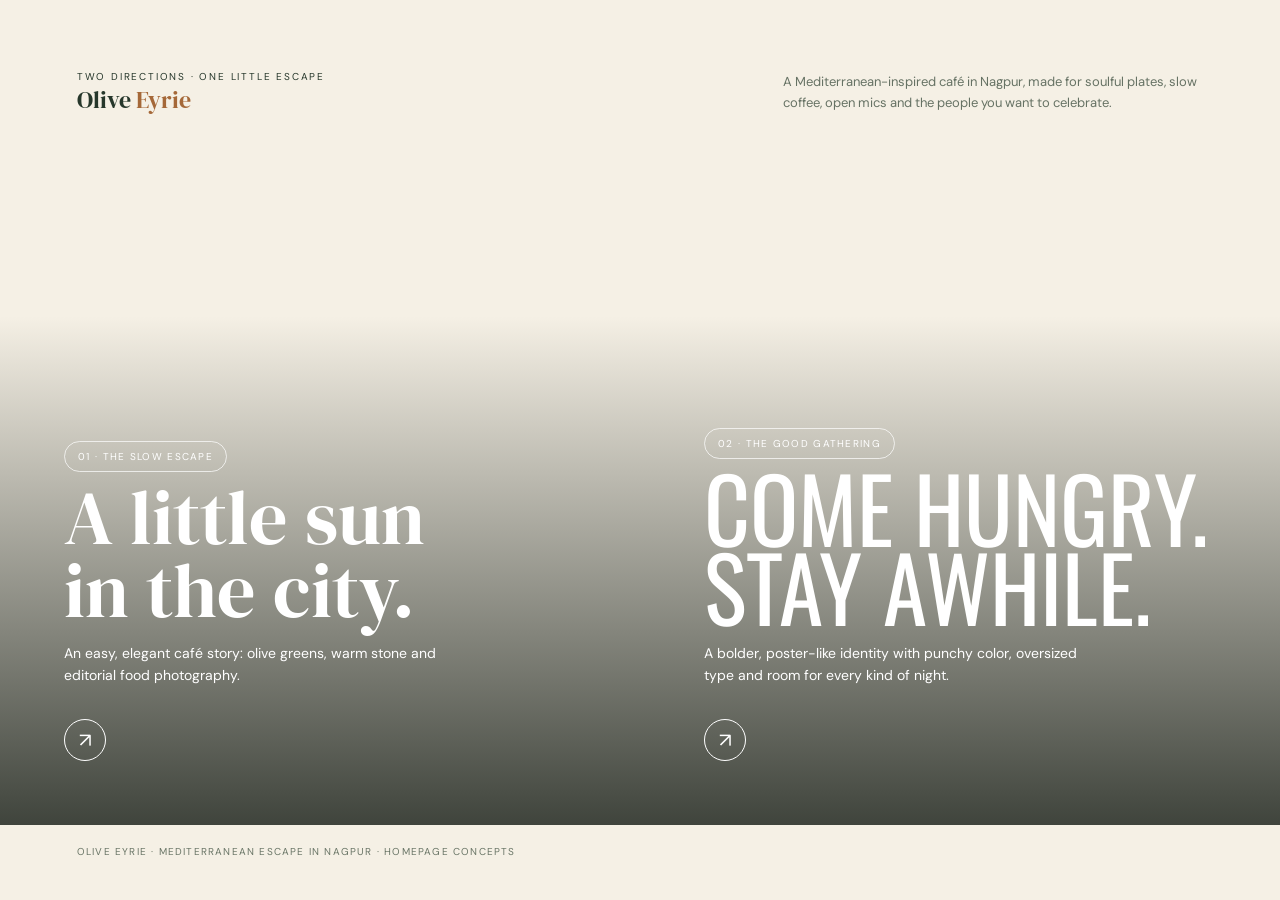
<file: index.html>
<!doctype html>
<html lang="en">
<head>
  <meta charset="utf-8">
  <meta name="viewport" content="width=device-width,initial-scale=1">
  <meta name="theme-color" content="#f5f0e5">
  <title>Olive Eyrie — Homepage concepts</title>
  <link rel="preconnect" href="https://fonts.googleapis.com">
  <link rel="preconnect" href="https://fonts.gstatic.com" crossorigin>
  <link href="https://fonts.googleapis.com/css2?family=DM+Sans:wght@400;500;600;700&family=DM+Serif+Display:ital@0;1&family=Oswald:wght@400;500;600;700&display=swap" rel="stylesheet">
  <style>
    *{box-sizing:border-box}body{margin:0;background:#f5f0e5;color:#26372b;font-family:'DM Sans',sans-serif}main{min-height:100vh;display:grid;grid-template-columns:1fr 1fr}.intro{grid-column:1/-1;padding:48px max(6vw,24px) 34px;display:flex;align-items:center;justify-content:space-between}.brand{font:24px 'DM Serif Display',serif}.brand span{color:#a56838}.eyebrow{text-transform:uppercase;letter-spacing:.18em;font-size:10px}.intro p{max-width:420px;color:#667264;font-size:13px;line-height:1.6}.choice{position:relative;min-height:70vh;overflow:hidden;color:#fff;text-decoration:none;display:flex;align-items:flex-end;padding:clamp(26px,5vw,70px);background-size:cover;background-position:center;isolation:isolate}.choice:before{content:'';position:absolute;inset:0;background:linear-gradient(0deg,rgba(18,25,18,.8),transparent 78%);z-index:-1;transition:.4s}.choice:hover:before{background:linear-gradient(0deg,rgba(18,25,18,.9),rgba(18,25,18,.08))}.choice.one{background-image:url('https://images.unsplash.com/photo-1442512595331-e89e73853f31?auto=format&fit=crop&w=1600&q=85')}.choice.two{background-image:url('https://images.unsplash.com/photo-1495474472287-4d71bcdd2085?auto=format&fit=crop&w=1600&q=85')}.choice h2{font:clamp(40px,6vw,76px)/.95 'DM Serif Display',serif;margin:16px 0}.choice.two h2{font:clamp(44px,7vw,90px)/.88 'Oswald',sans-serif;text-transform:uppercase}.choice p{max-width:390px;line-height:1.6;font-size:14px}.badge{border:1px solid rgba(255,255,255,.7);border-radius:100px;padding:8px 13px;font-size:10px;letter-spacing:.13em;text-transform:uppercase}.arrow{display:inline-grid;place-items:center;border:1px solid white;width:42px;height:42px;border-radius:50%;margin-top:18px;font-size:20px}.footer{grid-column:1/-1;padding:20px 6vw;font-size:10px;letter-spacing:.12em;text-transform:uppercase;color:#697566}@media(max-width:700px){main{grid-template-columns:1fr}.intro{display:block;padding-top:26px}.intro p{margin-bottom:0}.choice{min-height:62vh}.footer{grid-column:1}}
  </style>
</head>
<body>
  <main>
    <header class="intro"><div><div class="eyebrow">Two directions · one little escape</div><div class="brand">Olive <span>Eyrie</span></div></div><p>A Mediterranean-inspired café in Nagpur, made for soulful plates, slow coffee, open mics and the people you want to celebrate.</p></header>
    <a class="choice one" href="./theme-one/index.html"><div><span class="badge">01 · The slow escape</span><h2>A little sun<br>in the city.</h2><p>An easy, elegant café story: olive greens, warm stone and editorial food photography.</p><span class="arrow">↗</span></div></a>
    <a class="choice two" href="./theme-two/index.html"><div><span class="badge">02 · The good gathering</span><h2>Come hungry.<br>Stay awhile.</h2><p>A bolder, poster-like identity with punchy color, oversized type and room for every kind of night.</p><span class="arrow">↗</span></div></a>
    <footer class="footer">Olive Eyrie · Mediterranean escape in Nagpur · homepage concepts</footer>
  </main>
</body>
</html>
</file>
